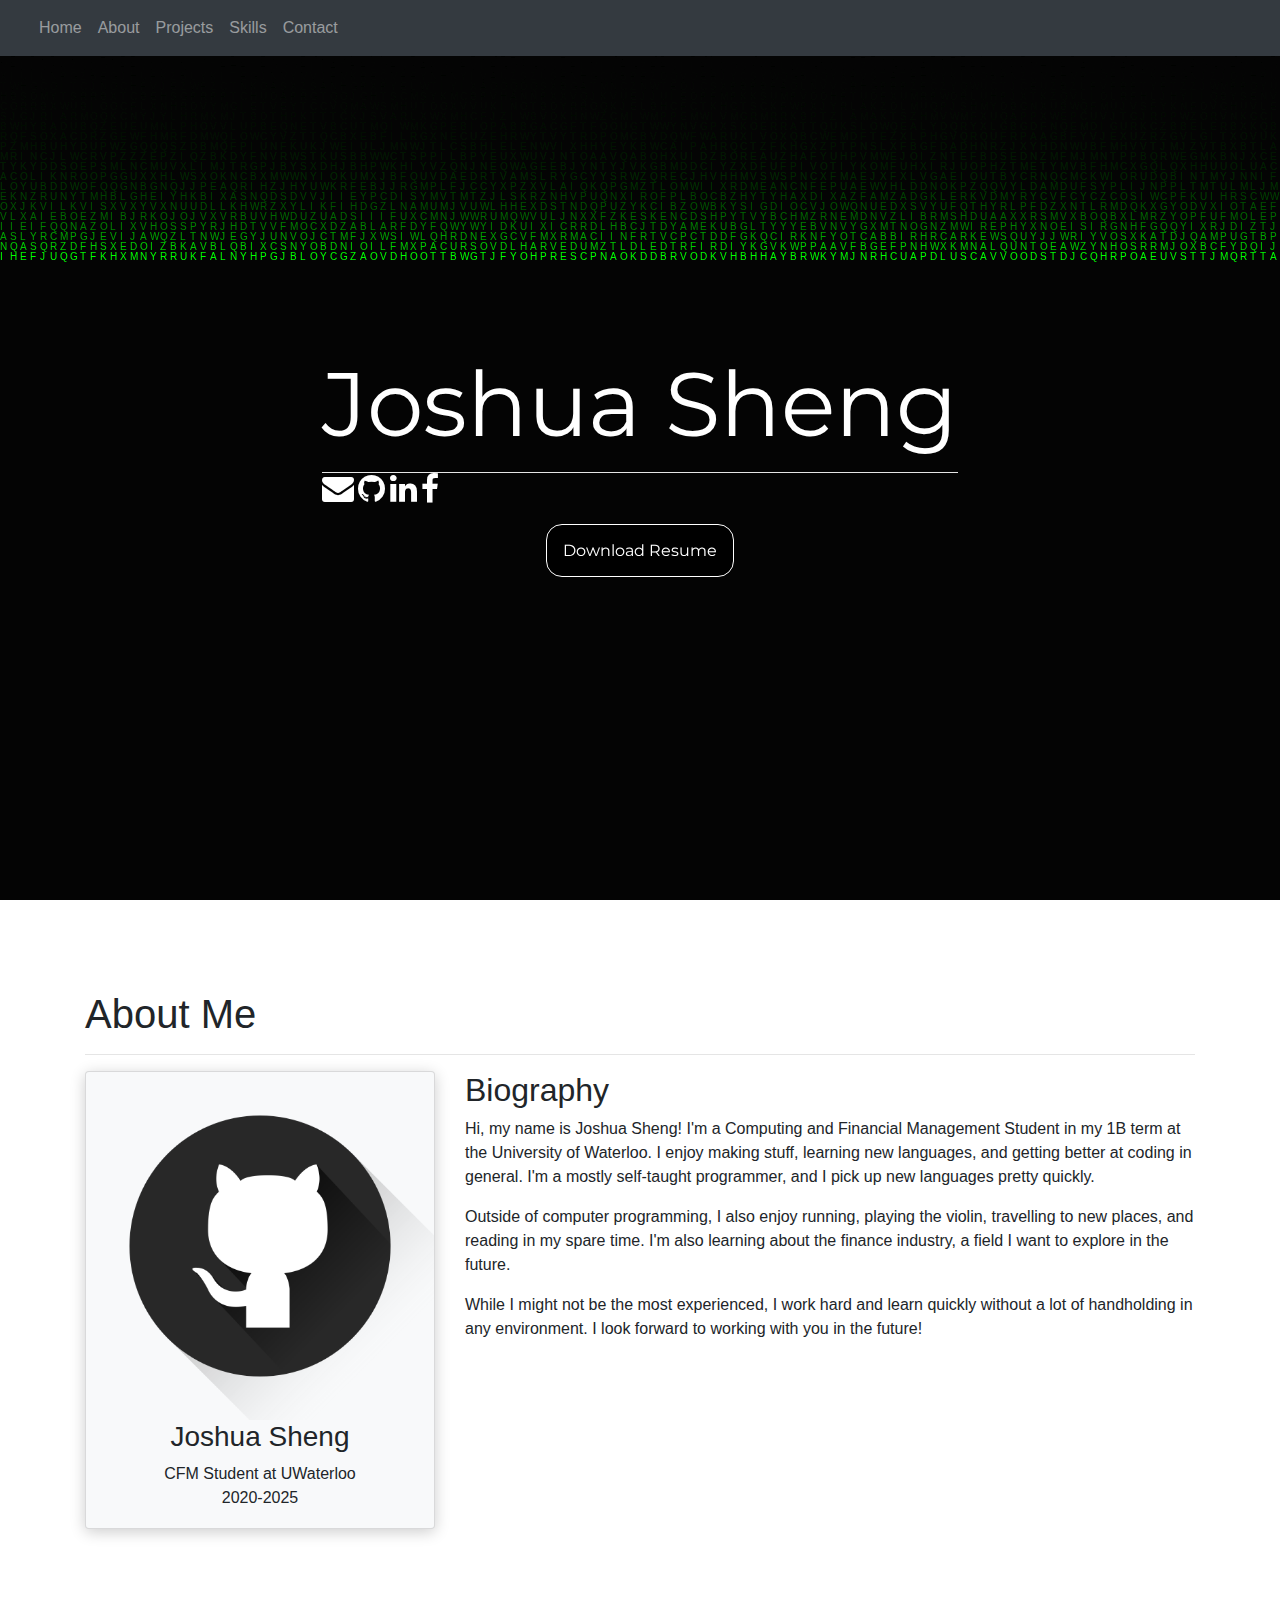
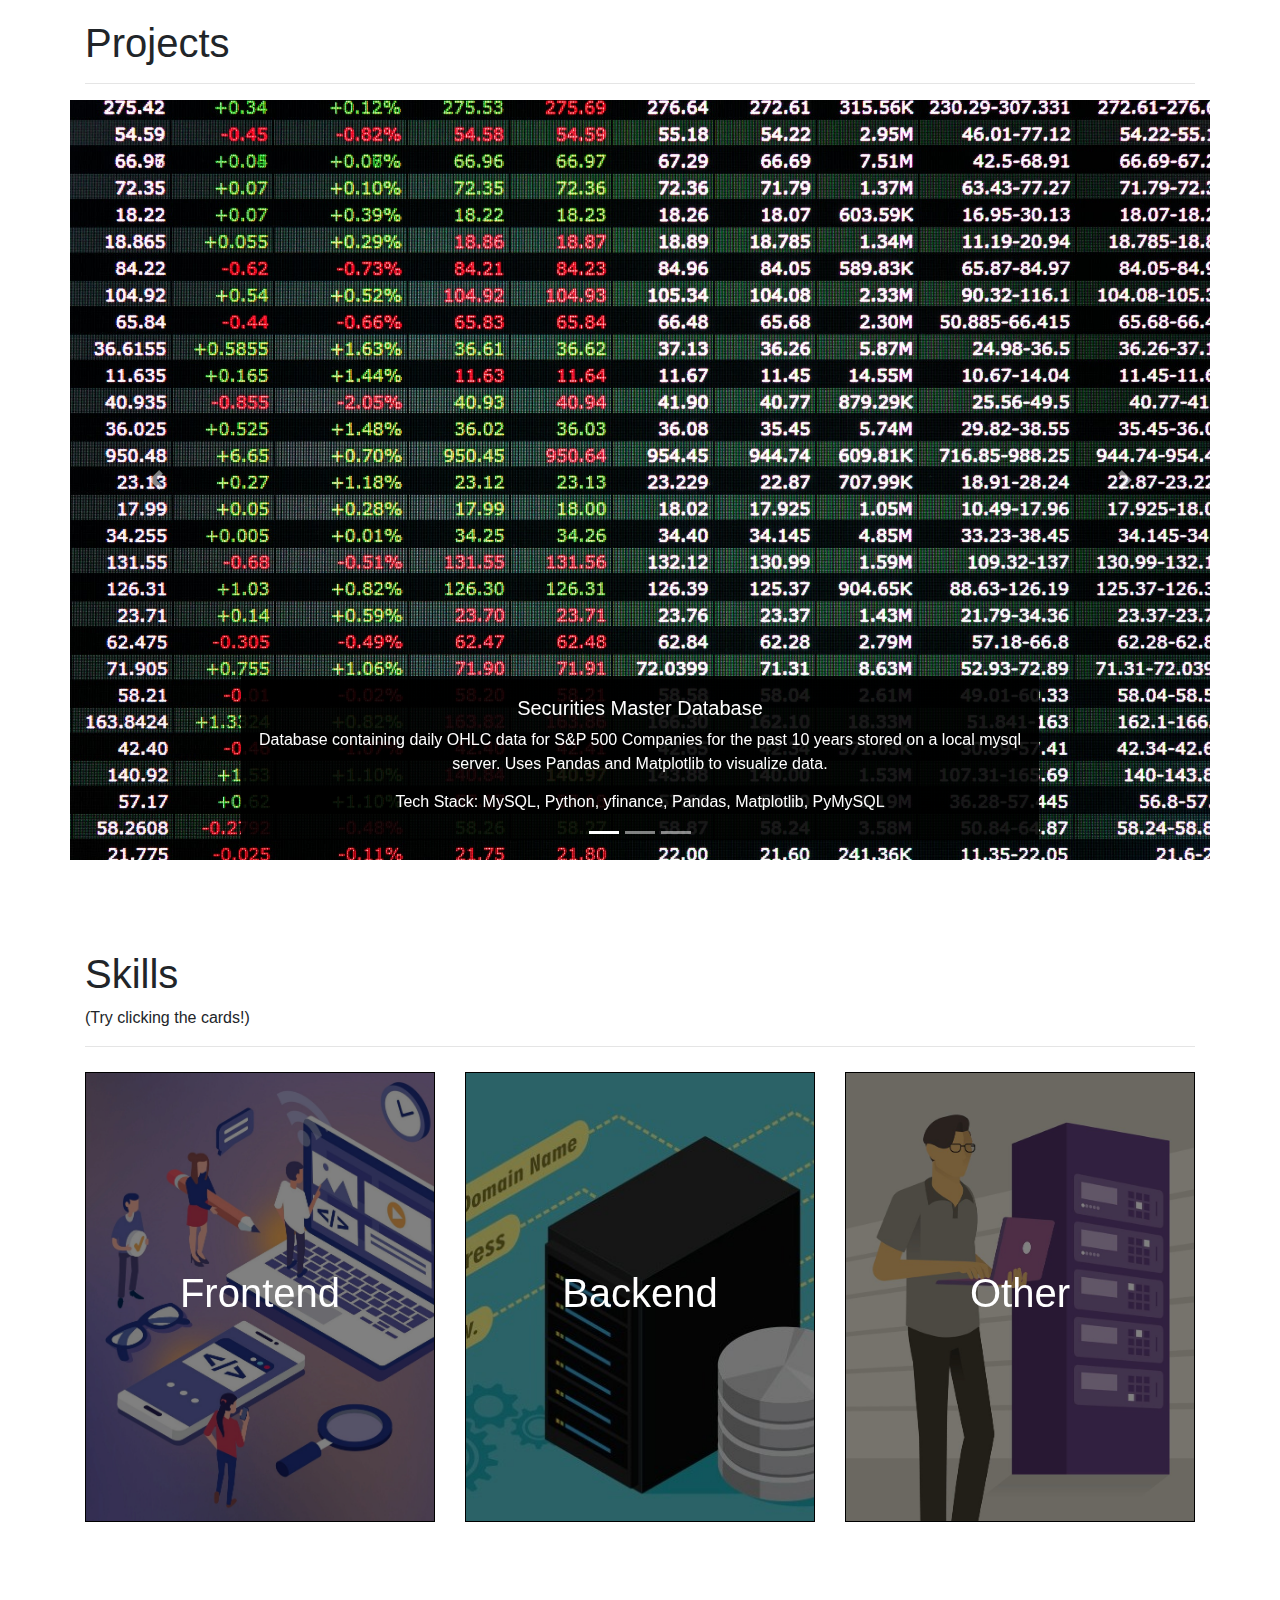
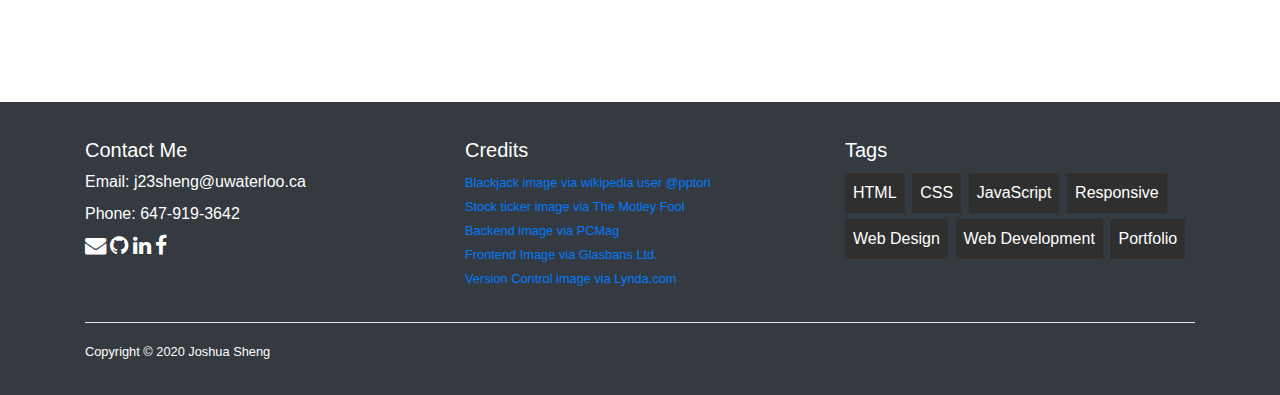
<file: index.html>
<!DOCTYPE html>
<html>
<head>
  <title>Joshua Sheng</title>
  <link rel="stylesheet" href="style.css">
  <meta charset="utf-8">
  <meta name="viewport" content="width=device-width, initial-scale=1, shrink-to-fit=no">
  <link rel="stylesheet" href="https://stackpath.bootstrapcdn.com/bootstrap/4.3.1/css/bootstrap.min.css" integrity="sha384-ggOyR0iXCbMQv3Xipma34MD+dH/1fQ784/j6cY/iJTQUOhcWr7x9JvoRxT2MZw1T" crossorigin="anonymous">
  <link rel="preconnect" href="https://fonts.gstatic.com">
  <link rel="stylesheet" href="https://cdnjs.cloudflare.com/ajax/libs/font-awesome/4.7.0/css/font-awesome.min.css">
  <link href="https://fonts.googleapis.com/css2?family=Montserrat:wght@500&display=swap" rel="stylesheet">
</head>
  <body>
    <nav class="navbar navbar-expand-sm navbar-dark bg-dark fixed-top d-none d-sm-block">
      <div class="container-fluid">
        <ul class="navbar-nav">
          <li class="nav-item"><a class="nav-link" href="#home">Home</a></li>
          <li class="nav-item"><a class="nav-link" href="#aboutme">About</a></li>
          <li class="nav-item"><a class="nav-link" href="#projects">Projects</a></li>
          <li class="nav-item"><a class="nav-link" href="#skills">Skills</a></li>
          <li class="nav-item"><a class="nav-link" href="#contact">Contact</a></li>
        </ul>
      </div>
    </nav>
    <canvas class="home-bg"></canvas>
    <div id="home" class="homepage">
      <div class="homepage-content">
        <div class="homepage-title">Joshua Sheng</div>
        <hr class="homepage-break">
        <div class="icons">
          <a href="mailto:j23sheng@uwaterloo.ca"><i class="fa fa-envelope fa-2x"></i></a>
          <a href="https://github.com/JoshuaSheng"><i class="fa fa-github fa-2x"></i></a>
          <a href="https://www.linkedin.com/in/joshua-sheng-11005b202/"><i class="fa fa-linkedin fa-2x"></i></a>
          <a href="https://www.facebook.com/joshua.sheng.92/"><i class="fa fa-facebook fa-2x"></i></a>
        </div>
        <div class="resume-container">
          <a href="resumebtpoints.pdf" class = "dlbutton" Download>Download Resume</a>
        </div>
      </div>
    </div>
    <div class="main-content">
      <div id="aboutme" class="content-block aboutme">
        <div class="container">
          <div class="row">
            <div class="col-md-12">
              <h1>About Me</h1>
              <hr>
            </div>
          </div>
          <div class="row">
            <div class="col-md-4">
              <div class="card bg-light personal-info">
                <img class="img-fluid profile-img" src="img/github_logo.png">
                <h3>Joshua Sheng</h3>
                <p>CFM Student at UWaterloo</p>
                <p>2020-2025</p>
              </div>
            </div>
            <div class="col-md-8">
              <h2 class="about-header">Biography</h2>
              <p> Hi, my name is Joshua Sheng! I'm a Computing and Financial
                Management Student in my 1B term at the University of Waterloo.
                I enjoy making stuff, learning new languages, and getting
                better at coding in general. I'm a mostly self-taught
                programmer, and I pick up new languages pretty quickly.</p>

              <p>Outside of computer programming, I also enjoy running, playing the violin,
              travelling to new places, and reading in my spare time. I'm also
              learning about the finance industry, a field I want to explore
              in the future.<p>

              <p>While I might not be the most experienced, I work hard
              and learn quickly without a lot of handholding in any environment.
              I look forward to working with you in the future!</p>
            </div>
          </div>
        </div>
      </div>
      <div id="projects" class="content-block projects">
        <div class="container">
          <div class="row">
            <div class="col-md-12">
              <h1>Projects</h1>
              <hr>
            </div>
          </div>
          <div class="row">
            <div id="project-carousel" class="carousel slide" data-ride="carousel">
              <ol class="carousel-indicators">
                <li data-target="#project-carousel" data-slide-to="0" class="active"></li>
                <li data-target="#project-carousel" data-slide-to="1"></li>
                <li data-target="#project-carousel" data-slide-to="2"></li>
              </ol>
              <div class="carousel-inner">
                <div class="carousel-item">
                  <a href="https://github.com/JoshuaSheng/practice-website">
                    <img class="w-100 img-fluid" src="img/blackjack.jpg" alt="First slide">
                    <div class="carousel-caption d-block caption">
                      <h5>Online BlackJack</h5>
                      <p>BlackJack game built purely with HTML, CSS, and JS. Code
                      documented with JSDoc.</p>
                      <h6>Tech Stack: HTML, CSS, JS</h6>
                    </div>
                  </a>
                </div>
                <div class="carousel-item active">
                  <img class="w-100 img-fluid" src="img/stock-ticker-board.jpg" alt="Second slide">
                  <div class="carousel-caption d-block caption">
                    <h5>Securities Master Database</h5>
                    <p>Database containing daily OHLC data for S&P 500 Companies
                    for the past 10 years stored on a local mysql server. Uses Pandas and Matplotlib to visualize data.</p>
                    <h6>Tech Stack: MySQL, Python, yfinance, Pandas, Matplotlib, PyMySQL</h5>
                  </div>
                </div>
                <div class="carousel-item">
                  <a href="https://github.com/JoshuaSheng/JoshuaSheng.github.io">
                    <img class="w-100 img-fluid" src="img/Portfolio.PNG" alt="Third slide">
                    <div class="carousel-caption d-block caption">
                      <h5>Portfolio Website</h5>
                      <p>This website was built mainly with Bootstrap, using HTML,
                        CSS, and a little bit of JavaScript. It is fully responsive
                        and built mobile-first.</p>
                      <h6>Tech Stack: HTML, CSS, JavaScript, Bootstrap</h6>
                    </div>
                  </a>
                </div>
              </div>
              <a class="carousel-control-prev" href="#project-carousel" role="button" data-slide="prev">
                <span class="carousel-control-prev-icon" aria-hidden="true"></span>
                <span class="sr-only">Previous</span>
              </a>
              <a class="carousel-control-next" href="#project-carousel" role="button" data-slide="next">
                <span class="carousel-control-next-icon" aria-hidden="true"></span>
                <span class="sr-only">Next</span>
              </a>
            </div>
          </div>
        </div>
      </div>
      <div id="skills" class="content-block skills">
        <div class="container">
          <div class="row">
            <div class="col-md-12">
              <h1>Skills</h1>
              <p>(Try clicking the cards!)</p>
              <hr>
            </div>
          </div>
          <div class="row">
            <div class="col-12 col-lg-4">
              <div class="flipcard">
                <div class="flipcard-inner">
                  <div class="flipcard-front frontendimg">
                    <h1>Frontend</h1>
                  </div>
                  <div class="flipcard-back">
                    <h2>Frontend</h2>
                    <div class="card">
                      <h3>Languages</h3>
                      <ul>
                        <li>HTML</li>
                        <li>CSS</li>
                        <li>JavaScript</li>
                      </ul>
                    </div>
                    <div class="card technologies">
                      <h3>Technologies</h3>
                      <ul>
                        <li>Bootstrap</li>
                      </ul>
                    </div>
                  </div>
                </div>
              </div>
            </div>
            <div class="col-12 col-lg-4">
              <div class="flipcard">
                <div class="flipcard-inner">
                  <div class="flipcard-front backendimg">
                    <h1>Backend</h1>
                  </div>
                  <div class="flipcard-back">
                    <h2>Backend</h2>
                    <div class="card">
                      <h3>Languages</h3>
                      <ul>
                        <li>Python</li>
                        <li>SQL</li>
                        <li>Racket</li>
                      </ul>
                    </div>
                    <div class="card technologies">
                      <h3>Technologies</h3>
                      <ul>
                        <li>MySQL</li>
                        <li>Pandas</li>
                      </ul>
                    </div>
                  </div>
                </div>
              </div>
            </div>
            <div class="col-lg-4 col-12">
              <div class="flipcard">
                <div class="flipcard-inner">
                  <div class="flipcard-front otherimg">
                    <h1>Other</h1>
                  </div>
                  <div class="flipcard-back">
                    <h2>Other</h2>
                    <div class="card">
                      <h3>Skills</h3>
                      <ul>
                        <li>Git and Github</li>
                        <li>Basic Excel Skills</li>
                        <li>MS Office Suite Products</li>
                      </ul>
                    </div>
                  </div>
                </div>
              </div>
            </div>
          </div>
        </div>
      </div>
    </div>
    <footer>
      <div id="contact" class="footer">
        <div class="container">
          <div class="row">
            <div class="col-md-4">
              <div class="contact">
                <h5>Contact Me</h5>
                <p>Email: j23sheng@uwaterloo.ca</p>
                <p>Phone: 647-919-3642</p>
                <div class="icons">
                  <a href="mailto:j23sheng@uwaterloo.ca"><i class="fa fa-envelope fa-lg"></i></a>
                  <a href="https://github.com/JoshuaSheng"><i class="fa fa-github fa-lg"></i></a>
                  <a href="https://www.linkedin.com/in/joshua-sheng-11005b202/"><i class="fa fa-linkedin fa-lg"></i></a>
                  <a href="https://www.facebook.com/joshua.sheng.92/"><i class="fa fa-facebook fa-lg"></i></a>
                </div>
              </div>
            </div>
            <div class="col-md-4">
              <div class="credits">
                <h5>Credits</h5>
                <a href="https://en.wikipedia.org/wiki/Card_counting#/media/File:Blackjack_board.JPG"><p class="credits"><small>Blackjack image via wikipedia user @pptori</small></p></a>
                <a href="https://www.fool.com/investing/2016/12/07/what-investors-need-to-know-about-under-armours-ti.aspx"><p class="credits"><small>Stock ticker image via The Motley Fool</small></p></a>
                <a href="https://www.pcmag.com/how-to/how-and-why-to-change-your-dns-server"><p class="credits"><small>Backend image via PCMag</small></p></a>
                <a href="https://www.glasbans.com/web-design.php"><p class="credits"><small>Frontend Image via Glasbans Ltd.</small></p></a>
                <a href="https://www.lynda.com/Git-tutorials/What-version-control/2211319/2227479-4.html"><p class="credits"><small>Version Control image via Lynda.com</small></p></a>
              </div>
            </div>
            <div class="col-md-4">
              <div class="tag-container">
                <h5>Tags</h5>
                <div class="tag">HTML</div>
                <div class="tag">CSS</div>
                <div class="tag">JavaScript</div>
                <div class="tag">Responsive</div>
                <div class="tag">Web Design</div>
                <div class="tag">Web Development</div>
                <div class="tag">Portfolio</div>
              </div>
            </div>
          </div>
          <div class="row">
            <div class="col-12">
              <hr style="margin-top: 2em;background-color: white;">
              <p><small>Copyright © 2020 Joshua Sheng</small></p>
            </div>
          </div>
        </div>
      </div>
    </footer>
    <script src="script.js"></script>
    <script src="https://code.jquery.com/jquery-3.2.1.slim.min.js" integrity="sha384-KJ3o2DKtIkvYIK3UENzmM7KCkRr/rE9/Qpg6aAZGJwFDMVNA/GpGFF93hXpG5KkN" crossorigin="anonymous"></script>
    <script src="https://cdnjs.cloudflare.com/ajax/libs/popper.js/1.12.9/umd/popper.min.js" integrity="sha384-ApNbgh9B+Y1QKtv3Rn7W3mgPxhU9K/ScQsAP7hUibX39j7fakFPskvXusvfa0b4Q" crossorigin="anonymous"></script>
    <script src="https://maxcdn.bootstrapcdn.com/bootstrap/4.0.0/js/bootstrap.min.js" integrity="sha384-JZR6Spejh4U02d8jOt6vLEHfe/JQGiRRSQQxSfFWpi1MquVdAyjUar5+76PVCmYl" crossorigin="anonymous"></script>
  </body>
</html>
</file>
<file: style.css>
@media screen and (max-width: 992px) {
  .homepage-title {
    font-size: 10px;
  }
}

@media screen and (max-width: 768px) {
  .about-header {
    margin-top: 5vh;
  }
}


html {
  width: 100%;
  height: 100%;
  overflow-x: hidden;
}

ul {
  list-style-type: circle;
}

body {
  width: 100%;
  height: 100%;
}

li {
  text-align: left;
  list-style-position: inside;
}

.flipcard-back .card {
  padding-left: 1vw;
}

.icons a{
  color: white;
}

.homepage {
  display: flex;
  width: 100%;
  height: 100%;
}

.homepage-content {
  padding: 2vh;
  color: white;
  z-index: 1;
  margin: auto;
}

.homepage-title {
  text-align: center;
  font-family: "Montserrat", sans-serif;
  font-size: 10vh;
}

.homepage-break {
  background-color: white;
  margin: 0;
}

.home-bg {
  display: block;
  position: absolute;
}

.main-content {
  display: block;
  position: relative;
  width: 100%;
}

.content-block {
  margin-top: 10vh;
  background-color: white;
  position: relative;
  display: block;
  z-index: 2;
}

.resume-container {
  margin-top: 2em;
  text-align: center;
}

.dlbutton {
  color: white;
  font-family: "Montserrat", sans-serif;
  background-color: rgba(0, 0, 0, 1);
  border: 1px solid white;
  padding: 1em;
  border-radius: 1em;
}

.profile-img {
  width: 100%;
}

.personal-info {
  padding-bottom: 2vh;
  text-align: center;
  box-shadow: 0px 3px 15px rgba(0,0,0,0.2);
}

.personal-info p {
  margin-bottom: 0;
}

.caption {
  background-color: rgba(0, 0, 0, 0.9);
}

.flipcard {
  display: flex;
  align-items: center;
  justify-content: center;
  background-color: transparent;
  margin-top: 1vh;
  height: 50vh;
  perspective: 100vh;
}

.flipcard-inner {
  position: relative;
  width: 100%;
  height: 100%;
  border: 1px solid black;
  text-align: center;
  transition: transform 0.8s;
  transform-style: preserve-3d;
}

.flip {
  transform: rotateY(180deg);
}

.flipcard-front, .flipcard-back{
  position: absolute;
  width: 100%;
  height: 100%;
  backface-visibility: hidden;
  -webkit-backface-visibility: hidden;
}

.flipcard-front {
    color: white;
    display: flex;
    background-size: cover;
    align-items: center;
    justify-content: center;
}

.flipcard-back {
  padding: 3vh;
  background-color: rgba(184, 244, 246, 0.3);
  transform: rotateY(180deg);
}

.flipcard-back h2 {
  margin-bottom: 2vh;
}

.frontendimg {
  background-image: url("img/webdesign-darken.jpg");
}

.backendimg {
  background-image: url("img/backend-darken.jpg");
}

.otherimg {
  background-image: url("img/versioncontrol-darken.jpg")
}

.technologies {
  margin-top: 3vh;
}

.footer {
  background-color: #343a40;
  margin-top: 20vh;
  padding: 1em;
  color: white;
}

.contact p {
  margin-bottom: 0.5em;
}

.credits {
  margin-bottom: 0;
}

.tag-container: {
  display: block;
}
.tag {
  margin: 0.2em 0.2em 0.2em 0;
  padding: 0.5em;
  background-color: #2f2f2f;
  display: inline-block;
}

.tag-container h5, .credits h5, .contact h5 {
  margin-top: 1em;
}
</file>
